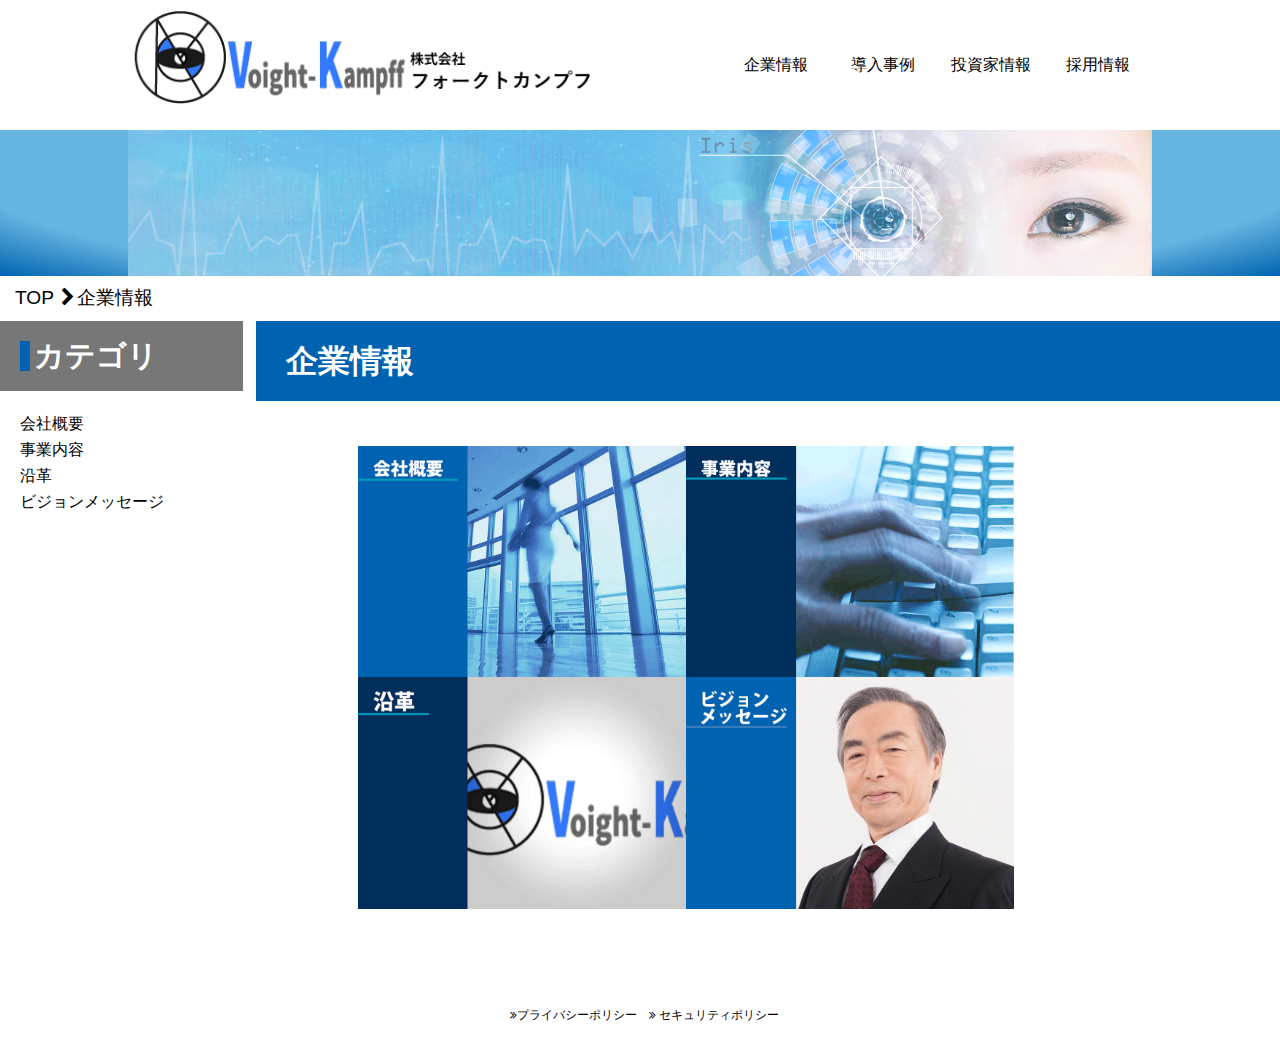
<file: docs/corp_info/index.html>
<!doctype html>
<html>





<head>
    <meta charset="utf-8">
    <title>企業情報|株式会社フォークトカンプフ|虹彩認証によってFIDOを提供</title>
    <script src="https://ajax.googleapis.com/ajax/libs/jquery/2.2.4/jquery.min.js"></script>
    <script src="../js/layout.js"></script>
    <link href="../css/reset.css" rel="stylesheet" type="text/css">
    <link rel="stylesheet" href="../css/style.css" type="text/css">
    <link rel="stylesheet" href="https://maxcdn.bootstrapcdn.com/font-awesome/4.7.0/css/font-awesome.min.css">
    <link rel="shortcut icon" href="../favicon.ico">
    <meta name="viewport" content="width=device-width, initial-scale=1">
    <meta name="description" content="認証基盤のシステムコンサルタント会社、株式会社フォークトカンプフの会社情報。虹彩認証によって、パスワードレス、セキュリティ向上を実現します。">
    <meta http-equiv="X-UA-Compatible" content="IE=edge">
</head>

<body id="info_page">




    <div id="wrapper" ontouchend="">
        <header>
            <div class="header_top clearfix">
                <h1 class="logo_space">
                    <a href="../"><img class="logo1" src="../images/vk_logo.png" alt="フォークトカンプフのロゴです。" /></a>
                    <img class="logo2" src="../images/vk_logo2.png" alt="株式会社フォークトカンプフです。" />
                </h1>
                <nav class="g_nav  ">
                    <ul>
                        <li><a href="../corp_info/">企業情報</a></li>
                        <li><a href="../example/">導入事例</a></li>
                        <li><a href="../under_construction/">投資家情報</a></li>
                        <li><a href="../under_construction/">採用情報</a></li>
                    </ul>
                </nav>

            </div>
            <div class="header_image"><img src="../images/volk_top_mini.png" alt="ヘッダーイメージ"></div>
            <ol class="topic_path">
                <li class="topic_first"><a href="../">TOP</a></li>
                <li><span class="fa fa-lang fa-chevron-right" aria-hidden="true"></span>企業情報</li>
            </ol>


        </header>
        <main>
          <div class="side_nav">
                <ul>
                    <li class="current_nav">
                        <div class="side_border">カテゴリ </div>
                    </li>
                    <li><a href="../under_construction/">会社概要</a></li>
                    <li><a href="../under_construction/">事業内容</a></li>
                    <li><a href="../under_construction/">沿革</a></li>
                    <li><a href="../under_construction/">ビジョンメッセージ</a></li>
                </ul>
            </div>
            <article class="main_article">
                <h2 class="blue_band ">企業情報</h2>

                <div class="intro_corp">
                    <ul class=" clearfix">

                        <li>
                            <a href="../under_construction/"><img src="../images/info_btn_overview.png" alt="会社概要リンク" /></a>
                        </li>
                        <li>
                            <a href="../under_construction/"><img src="../images/info_btn_business.png" alt="事業内容リンク" /></a>
                        </li>
                    </ul>
                    <ul class=" clearfix">
                        <li>
                            <a href="../under_construction/"><img src="../images/info_btn_history.png" alt="沿革リンク" /></a>
                        </li>

                        <li>
                            <a href="../under_construction/"> <img src="../images/info_btn_vision.png" alt="ビジョンメッセージリンク" /></a>
                        </li>

                    </ul>
                </div>

            </article>



            <div class="policies clearfix">
                <p>
                    <a href="../under_construction/"> <span class="fa fa-angle-double-right"></span>プライバシーポリシー</a>
                    <a href="../under_construction/"> <span class="fa fa-angle-double-right"></span> セキュリティポリシー</a>
                </p>

            </div>
            <div class="go_top ">
                <a href="#"><img src="../images/btn_toppage.png" alt="topページへ戻るボタン"></a>
            </div>
        </main>
        <footer>
            <small>Copyright &copy; Voight-Kampff,  Inc. All rights reserved.</small>
        </footer>

    </div>


</body>

</html>
</file>
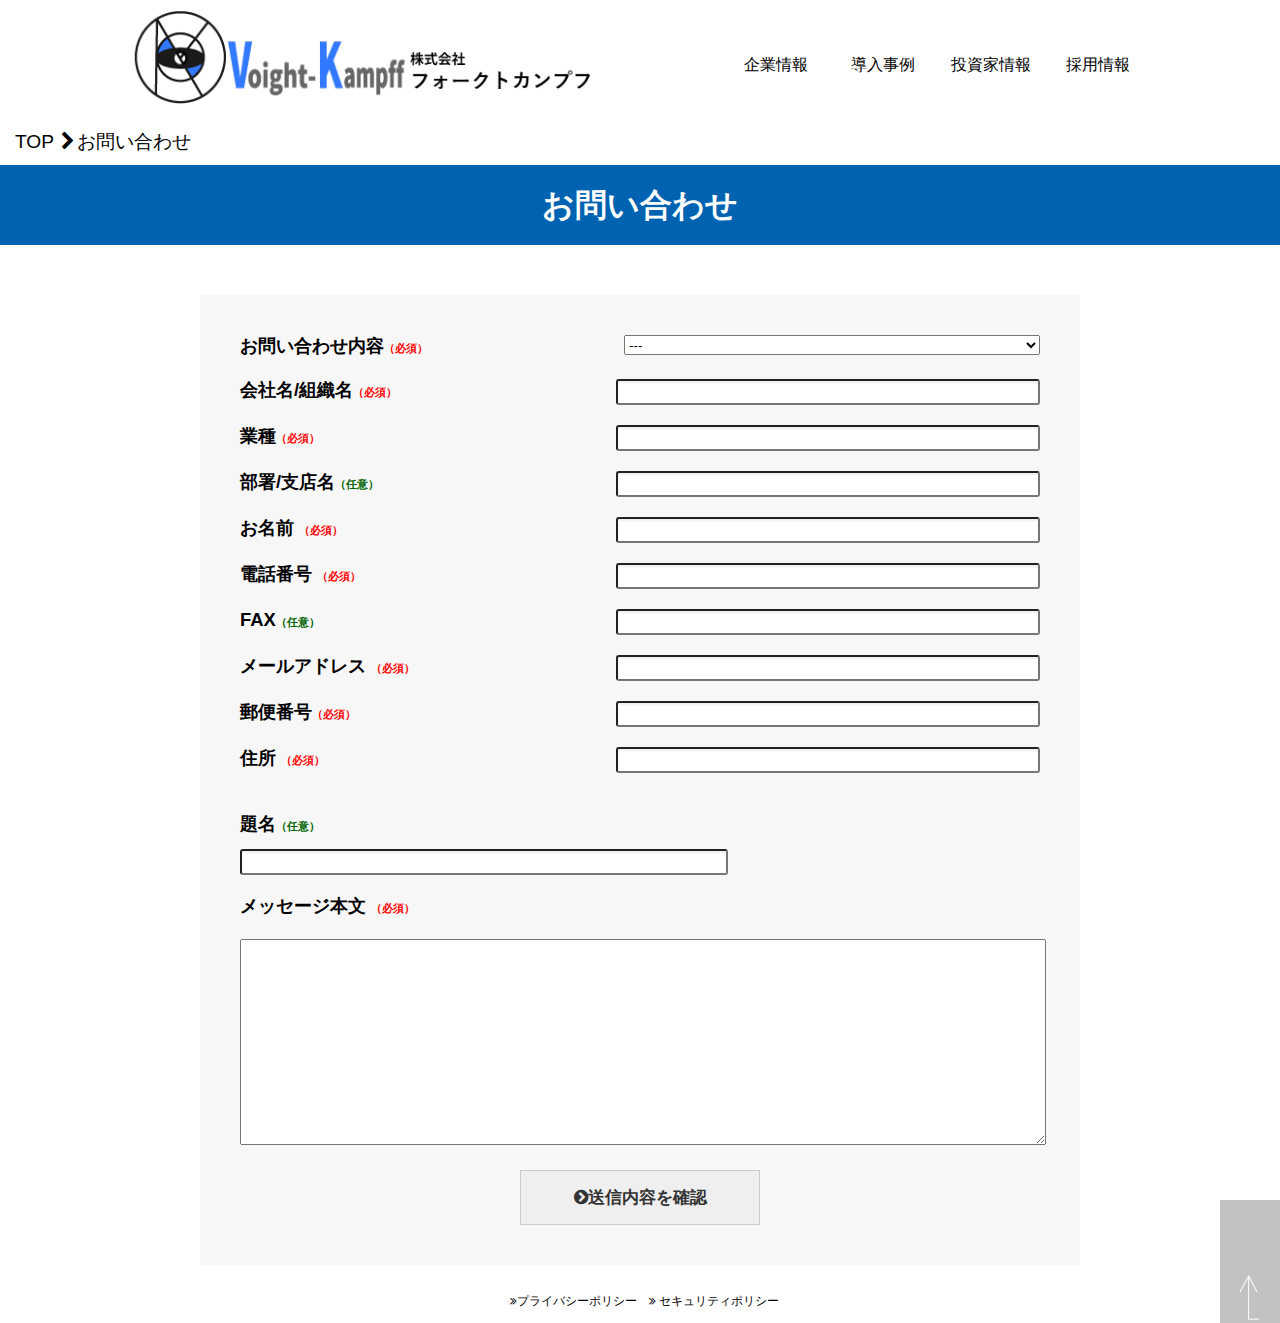
<file: docs/form/index.html>
<!doctype html>
<html>





<head>
    <meta charset="utf-8">
    <title>問い合わせフォーム|株式会社フォークトカンプフ|虹彩認証によってFIDOを提供</title>
    <script src="https://ajax.googleapis.com/ajax/libs/jquery/2.2.4/jquery.min.js"></script>
    <script src="../js/layout.js"></script>
    <link href="../css/reset.css" rel="stylesheet" type="text/css">
    <link rel="stylesheet" href="../css/style.css" type="text/css">

    <link rel="stylesheet" href="https://maxcdn.bootstrapcdn.com/font-awesome/4.7.0/css/font-awesome.min.css">
    <link rel="shortcut icon" href="../favicon.ico">
    <meta name="viewport" content="width=device-width, initial-scale=1">
    <meta http-equiv="X-UA-Compatible" content="IE=edge">
</head>

<body id="info_page">




    <div id="wrapper" ontouchend="">
        <header>
            <div class="header_top clearfix">
                <h1 class="logo_space">
                    <a href="../"><img class="logo1" src="../images/vk_logo.png" alt="フォークトカンプフのロゴです。" /></a>
                    <img class="logo2" src="../images/vk_logo2.png" alt="株式会社フォークトカンプフです。" />
                </h1>
                <nav class="g_nav  ">
                    <ul>
                        <li><a href="../corp_info/">企業情報</a></li>
                        <li><a href="../example/">導入事例</a></li>
                        <li><a href="../under_construction/">投資家情報</a></li>
                        <li><a href="../under_construction/">採用情報</a></li>
                    </ul>
                </nav>

            </div>

            <ol class="topic_path">
                <li class="topic_first"><a href="../">TOP</a></li>
                <li><span class="fa fa-lang fa-chevron-right" aria-hidden="true"></span>お問い合わせ</li>
            </ol>


        </header>
        <main>

            <article>
                <h2 class="blue_band">お問い合わせ</h2>

                <form action="./" method="post" class="toiawase centering">

                    <p class="clearfix">お問い合わせ内容<small class="red">（必須）</small>
                        <select name="el1" required><option value="" selected>---</option>
<option value="1">ご相談・お見積もりについて</option>
<option value="2">弊社製品について</option>
<option value="3">その他</option></select></p>
                    <p class="clearfix">会社名/組織名<small class="red">（必須）</small><input type="text" name="el2" required></p>


                    <p class="clearfix">業種<small class="red">（必須）</small><input type="text" name="el3" required></p>

                    <p class="clearfix">部署/支店名<small class="green">（任意）</small><input type="text" name="el4"></p>


                    <p class="clearfix">お名前 <small class="red">（必須）</small><input type="text" name="el5" required></p>

                    <p class="clearfix">電話番号 <small class="red">（必須）</small><input type="tel" name="el6" required></p>

                    <p class="clearfix">FAX<small class="green">（任意）</small><input type="tel" name="el7"></p>

                    <p class="clearfix">メールアドレス <small class="red">（必須）</small><input type="email" name="el8" required></p>

                    <p class="clearfix">郵便番号<small class="red">（必須）</small><input type="text" name="el9" required></p>

                    <p class="clearfix">住所 <small class="red">（必須）</small><input type="text" name="el10" required></p>

                    <p class="clearfix ">題名<small class="green">（任意）</small><input type="text" name="el11" class="title_toiawase"></p>

                    <p class="clearfix">メッセージ本文 <small class="red">（必須）</small></p>
                    <p class="clearfix"><textarea name="el12" aria-invalid="false" required></textarea></p>




                    <button class="send_btn" name="send_comfirm" type="submit"><span class="fa fa-chevron-circle-right" ></span>送信内容を確認</button>
                </form>






            </article>



            <div class="policies clearfix">
                <p>
                    <a href="../under_construction/"> <span class="fa fa-angle-double-right"></span>プライバシーポリシー</a>
                    <a href="../under_construction/"> <span class="fa fa-angle-double-right"></span> セキュリティポリシー</a>
                </p>

            </div>
            <div class="go_top ">
                <a href="#"><img src="../images/btn_toppage.png" alt="topページへ戻るボタン"></a>
            </div>
        </main>
        <footer>
            <small>Copyright &copy; Voight-Kampff,  Inc. All rights reserved.</small>
        </footer>

    </div>


</body>

</html>
</file>
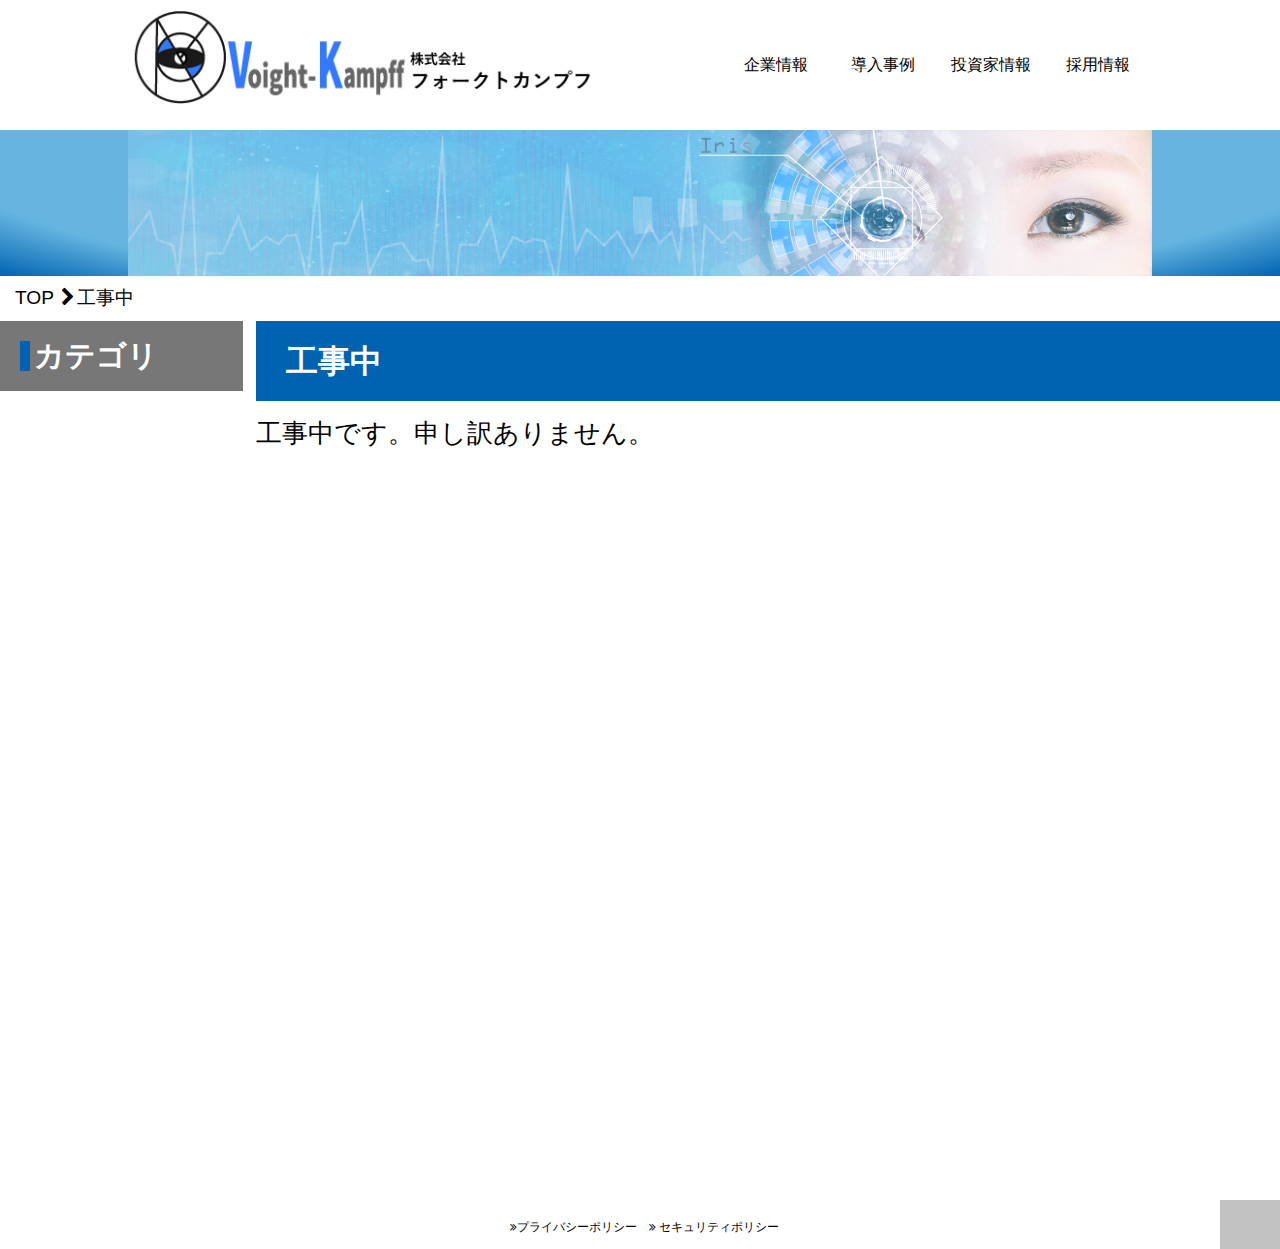
<file: docs/under_construction/index.html>
<!doctype html>
<html>





<head>
    <meta charset="utf-8">
    <title>工事中|株式会社フォークトカンプフ|虹彩認証によってFIDOを提供</title>
    <script src="https://ajax.googleapis.com/ajax/libs/jquery/2.2.4/jquery.min.js"></script>
    <script src="../js/layout.js"></script>
    <link href="../css/reset.css" rel="stylesheet" type="text/css">
    <link rel="stylesheet" href="../css/style.css" type="text/css">
    <link rel="stylesheet" href="https://maxcdn.bootstrapcdn.com/font-awesome/4.7.0/css/font-awesome.min.css">
    <link rel="shortcut icon" href="../favicon.ico">
    <meta name="viewport" content="width=device-width, initial-scale=1">
    <meta name="description" content="認証基盤のシステムコンサルタント会社、株式会社フォークトカンプフのwebページ。工事中です。申し訳ありません。">
    <meta http-equiv="X-UA-Compatible" content="IE=edge">
    <style>
    .under_construction{
						height: 800px;
        padding-top: 20px;
        font-size: 1.6em;
	
	}
    
    </style>
</head>

<body id="info_page">




    <div id="wrapper" ontouchend="">
        <header>
            <div class="header_top clearfix">
                <h1 class="logo_space">
                    <a href="../"><img class="logo1" src="../images/vk_logo.png" alt="フォークトカンプフのロゴです。" /></a>
                    <img class="logo2" src="../images/vk_logo2.png" alt="株式会社フォークトカンプフです。" />
                </h1>
                <nav class="g_nav  ">
                    <ul>
                        <li><a href="../corp_info/">企業情報</a></li>
                        <li><a href="../example/">導入事例</a></li>
                        <li><a href="../under_construction/">投資家情報</a></li>
                        <li><a href="../under_construction/">採用情報</a></li>
                    </ul>
                </nav>

            </div>
            <div class="header_image"><img src="../images/volk_top_mini.png" alt="ヘッダーイメージ"></div>
            <ol class="topic_path">
                <li class="topic_first"><a href="../">TOP</a></li>
                <li><span class="fa fa-lang fa-chevron-right" aria-hidden="true"></span>工事中</li>
            </ol>


        </header>
        <main>
          <div class="side_nav">
                <ul>
                    <li class="current_nav">
                        <div class="side_border">カテゴリ </div>
                    </li>
                    
                </ul>
            </div>
            <article class="main_article">
                <h2 class="blue_band ">工事中</h2>

                <div class="under_construction">
       				<p>工事中です。申し訳ありません。</p>
                </div>
            </article>
            <div class="policies clearfix">
                <p>
                    <a href="../under_construction/"> <span class="fa fa-angle-double-right"></span>プライバシーポリシー</a>
                    <a href="../under_construction/"> <span class="fa fa-angle-double-right"></span> セキュリティポリシー</a>
                </p>

            </div>
            <div class="go_top ">
                <a href="#"><img src="../images/btn_toppage.png" alt="topページへ戻るボタン"></a>
            </div>
        </main>
        <footer>
            <small>Copyright &copy; Voight-Kampff,  Inc. All rights reserved.</small>
        </footer>

    </div>


</body>

</html>
</file>
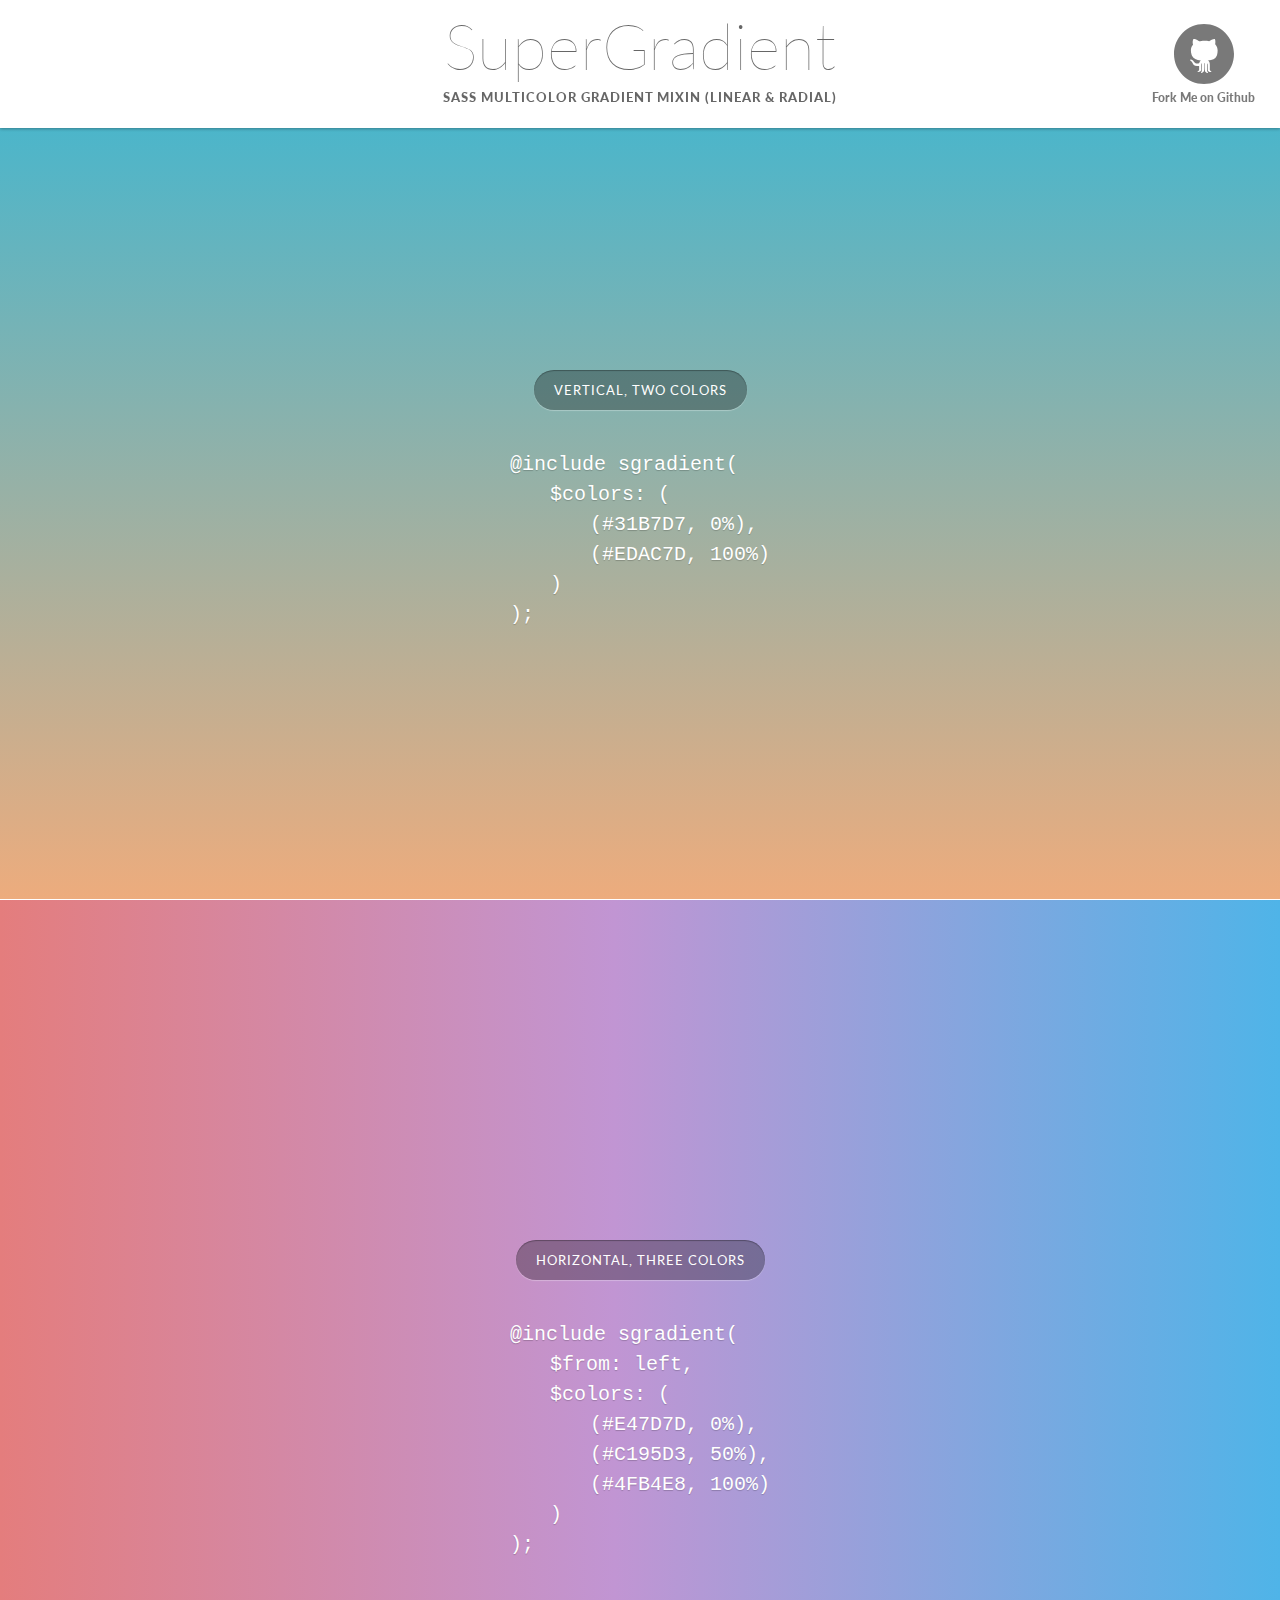
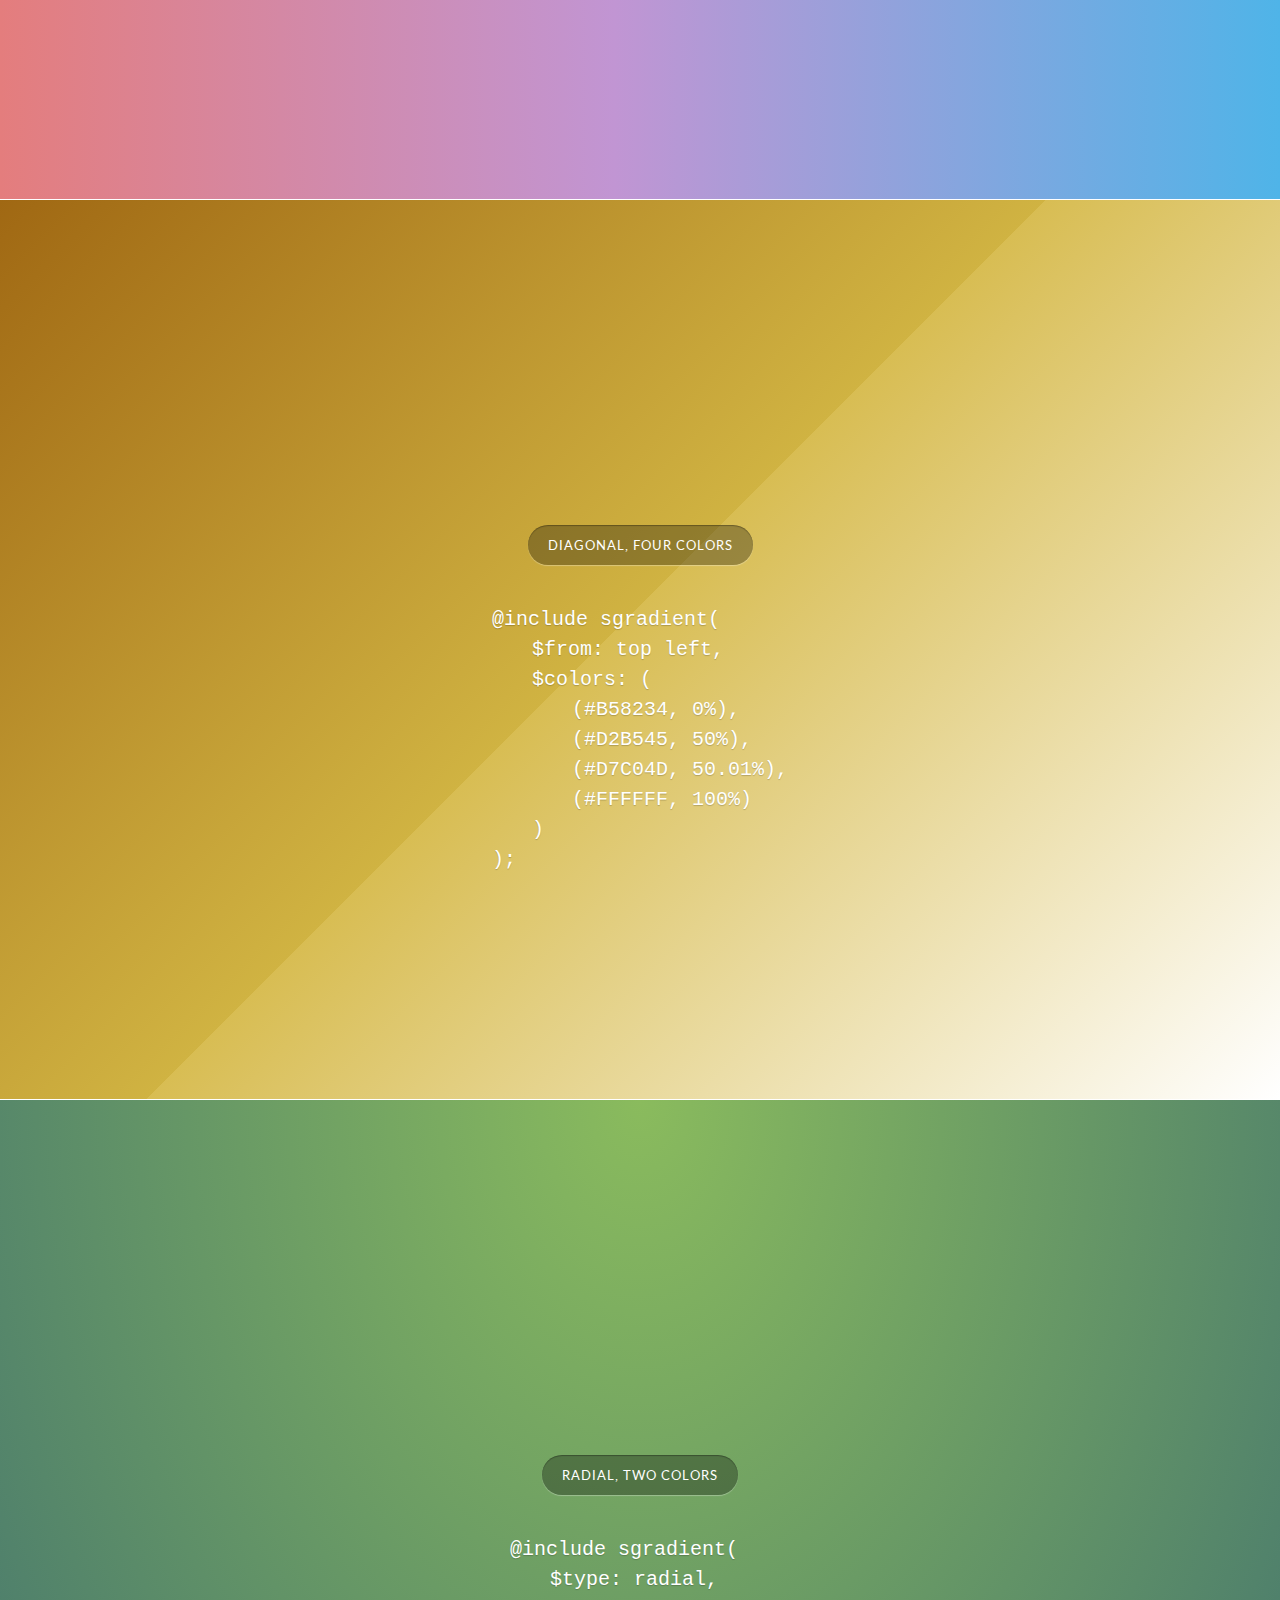
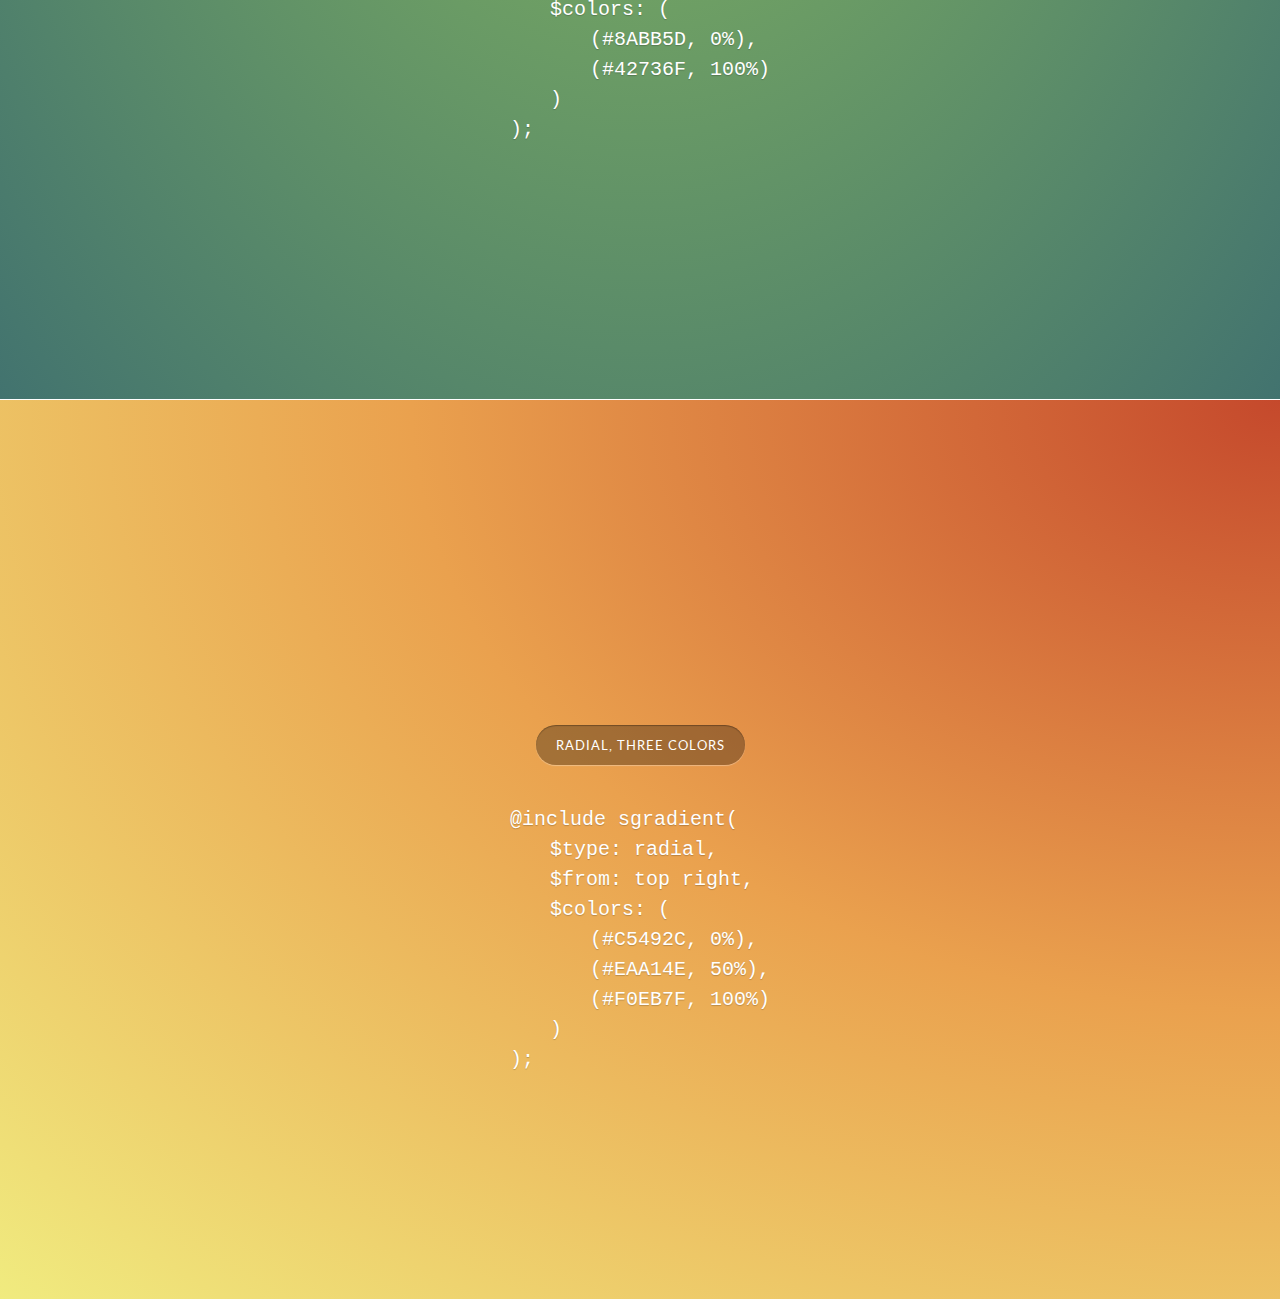
<file: sass/super-gradient-master/super-gradient-master/demo/index.html>
<!DOCTYPE HTML PUBLIC "-//W3C//DTD HTML 4.01 Transitional//EN" "http://www.w3.org/TR/html4/loose.dtd">

<html lang="en">

<head>
    <meta http-equiv="content-type" content="text/html; charset=utf-8">
    <title>SuperGradient</title>
    <link rel="stylesheet" href="demo.css"/>
</head>

<body>

<header>
    <div>
        <h1>SuperGradient</h1>
        <h2>SASS Multicolor Gradient Mixin (Linear & Radial)</h2>
        <a class="github" href="https://github.com/mibgs/super-gradient" target="_blank">
            <img src="github.svg" alt="Fork Me on Github"/>
            <span>Fork Me on Github</span>
        </a>
    </div>
</header>

<section>
    <div>
        <h3><span>Vertical, two colors</span></h3>
        <code>
            <span>@include <strong>sgradient</strong>(</span>
                <span>
                    <span>$colors: (</span>
                    <span>
                        <span>(#31B7D7, 0%),</span>
                        <span>(#EDAC7D, 100%)</span>
                    </span>
                    <span>)</span>
                </span>
            <span>);</span>
        </code>
    </div>
</section>

<section>
    <div>
        <h3><span>Horizontal, three colors</span></h3>
        <code>
            <span>@include <strong>sgradient</strong>(</span>
                <span>
                    <span>$from: left,</span>
                    <span>$colors: (</span>
                    <span>
                        <span>(#E47D7D, 0%),</span>
                        <span>(#C195D3, 50%),</span>
                        <span>(#4FB4E8, 100%)</span>
                    </span>
                    <span>)</span>
                </span>
            <span>);</span>
        </code>
    </div>
</section>

<section>
    <div>
        <h3><span>Diagonal, four colors</span></h3>
        <code>
            <span>@include <strong>sgradient</strong>(</span>
                <span>
                    <span>$from: top left,</span>
                    <span>$colors: (</span>
                    <span>
                        <span>(#B58234, 0%),</span>
                        <span>(#D2B545, 50%),</span>
                        <span>(#D7C04D, 50.01%),</span>
                        <span>(#FFFFFF, 100%)</span>
                    </span>
                    <span>)</span>
                </span>
            <span>);</span>
        </code>
    </div>
</section>

<section>
    <div>
        <h3><span>Radial, two colors</span></h3>
        <code>
            <span>@include <strong>sgradient</strong>(</span>
                <span>
                    <span>$type: radial,</span>
                    <span>$colors: (</span>
                    <span>
                        <span>(#8ABB5D, 0%),</span>
                        <span>(#42736F, 100%)</span>
                    </span>
                    <span>)</span>
                </span>
            <span>);</span>
        </code>
    </div>
</section>

<section>
    <div>
        <h3><span>Radial, three colors</span></h3>
        <code>
            <span>@include <strong>sgradient</strong>(</span>
                <span>
                    <span>$type: radial,</span>
                    <span>$from: top right,</span>
                    <span>$colors: (</span>
                    <span>
                        <span>(#C5492C, 0%),</span>
                        <span>(#EAA14E, 50%),</span>
                        <span>(#F0EB7F, 100%)</span>
                    </span>
                    <span>)</span>
                </span>
            <span>);</span>
        </code>
    </div>
</section>

<footer>
    <script>
        (function(i,s,o,g,r,a,m){i['GoogleAnalyticsObject']=r;i[r]=i[r]||function(){
            (i[r].q=i[r].q||[]).push(arguments)},i[r].l=1*new Date();a=s.createElement(o),
                m=s.getElementsByTagName(o)[0];a.async=1;a.src=g;m.parentNode.insertBefore(a,m)
        })(window,document,'script','//www.google-analytics.com/analytics.js','ga');

        ga('create', 'UA-53076723-2', 'auto');
        ga('send', 'pageview');

    </script>
</footer>

</body>


</html>
</file>
<file: docs/css/style.css>
﻿.centering,.go_btn,.header_toiawase p,.accsess .location_name .go_toiawase,.header_toiawase,.header_top,.header_image img,.policies p,footer small,.news,.accsess .location_name p,.intro_corp,.send_btn{display:block;width:80%;margin-right:auto;margin-left:auto;max-width:1080px}.fixed{position:fixed;top:0;z-index:10000}.go_btn,.header_toiawase p,.accsess .location_name .go_toiawase{-moz-border-radius:5px;-webkit-border-radius:5px;border-radius:5px;border-bottom:5px solid #033b67;background-color:#0063b1;font-weight:bold;padding:2px;transition:all .2s}.go_btn:active,.header_toiawase p:active,.accsess .location_name .go_toiawase:active{-ms-transform:translateY(4px);-webkit-transform:translateY(4px);transform:translateY(4px);border-bottom:none}.go_btn a,.header_toiawase p a,.accsess .location_name .go_toiawase a{color:#fff}body{font-family:游ゴシック体, 'Yu Gothic', YuGothic, 'ヒラギノ角ゴシック Pro', 'Hiragino Kaku Gothic Pro', メイリオ, Meiryo, Osaka, 'ＭＳ Ｐゴシック', 'MS PGothic', sans-serif}#wrapper{width:100%}.header_toiawase{margin-top:10px;position:relative;height:40px}@media screen and (max-width: 979px){.header_toiawase{width:100%}}.header_toiawase p{height:40px;max-width:270px;width:20%;line-height:40px;position:absolute;top:0;right:5px;height:40px;font-size:1em;text-align:center;padding-top:5px;padding-bottom:5px}@media screen and (max-width: 639px){.header_toiawase p{font-size:.7em;height:30px;line-height:30px}}.header_top{margin-top:10px;margin-bottom:10px}@media screen and (max-width: 639px){.header_top{width:100%}}.header_top .logo_space{float:left;width:55%}@media screen and (min-width: 640px) and (max-width: 979px){.header_top .logo_space{width:45%}}@media screen and (max-width: 639px){.header_top .logo_space{width:100%;margin-bottom:5px;max-height:97px}}.header_top .logo_space img.logo1{float:left;max-width:50%;max-height:97px}@media screen and (max-width: 979px){.header_top .logo_space img.logo1{max-width:100%;max-height:100%}}.header_top .logo_space img.logo2{float:left;max-width:32%;max-height:80px;margin-top:7.5%}@media screen and (max-width: 979px){.header_top .logo_space img.logo2{display:none}}.header_image{background-color:#0063b1;background:-webkit-radial-gradient(top, ellipse cover, #65b5e0 80%, #0063b1 100%);background:-moz-radial-gradient(top, ellipse cover, #65b5e0 80%, #0063b1 100%);background:-ms-radial-gradient(top, ellipse cover, #65b5e0 80%, #0063b1 100%);background:-o-radial-gradient(top, ellipse cover, #65b5e0 80%, #0063b1 100%);background:radial-gradient(ellipse at top, #65b5e0 80%, #0063b1 100%);filter:progid:DXImageTransform.Microsoft.gradient(GradientType=1, StartColorStr='#65b5e0', EndColorStr='#0063b1')}@media screen and (max-width: 979px){.header_image img{width:100%}}.topic_path{margin:10px}.topic_path li{float:left;list-style-type:none;font-size:1.2em;margin-left:5px}.topic_path .fa{margin:2px}.topic_path .topic_first{padding-top:2px}.topic_path a:hover{border-bottom:1px solid #000}nav{width:42%;height:80px;margin:15px 0 15px 10px;float:right;font-size:1em}nav ul li{float:left;width:25%}nav ul li a{display:block;text-align:center;line-height:80px;transition:.2s}nav ul li a:hover{background-color:#0063b1;color:#fff}@media screen and (min-width: 640px) and (max-width: 979px){nav{font-size:.825em;margin-left:0px;width:52%}}@media screen and (max-width: 639px){nav{top:127px;left:0;width:100%;margin:0;height:70px;background-color:#0063b1}nav ul li a{line-height:70px;border-left:1px solid #fff;color:#fff}}main{margin-top:45px}.go_top{position:fixed;right:0;bottom:20px;opacity:.6}.go_top img{max-width:60px;z-index:15000}@media screen and (min-width: 640px) and (max-width: 979px){.go_top img{max-width:45px}}@media screen and (max-width: 639px){.go_top img{max-width:30px}}.policies{margin-top:10px;clear:both}.policies p{text-align:center;font-size:.75em}.policies p a{margin-left:.75em}footer{background-color:#cbcbcb;transition:2.5s ease-in;line-height:1em}footer small{text-align:center;font-size:.8em;font-weight:bold}input[type=text],input[type=tel],input[type=email]{-webkit-appearance:none;-moz-appearance:none;appearance:none;-webkit-appearance:none;-moz-appearance:none;appearance:none;border-radius:3px;-moz-box-shadow:inset 0 2px 2px rgba(102,102,102,0.1);-webkit-box-shadow:inset 0 2px 2px rgba(102,102,102,0.1);box-shadow:inset 0 2px 2px rgba(102,102,102,0.1)}input[type=text]:focus,input[type=tel]:focus,input[type=email]:focus{border:solid 1px #EEA34A}#top_page main{margin:20px auto 2px}#top_page main section{margin-top:100px;background-color:#fff}.blue_band{background-color:#0063b1;margin-top:45px;width:100%;height:80px;line-height:80px;text-align:center;font-size:2em;color:#fff}.news{-moz-border-radius:5px;-webkit-border-radius:5px;border-radius:5px;border:1px solid #000;background-color:#fff;text-align:center}.news .blue_band{margin-top:0}.news ul{margin-top:20px;list-style-type:none}.news ul li{padding:13px 0 15px;border-bottom:2px dotted #9a9a9a;text-align:left;overflow:hidden;white-space:nowrap;text-overflow:ellipsis}.news ul li span{line-height:1.2;margin-left:15px}@media screen and (max-width: 639px){.news ul li span{margin-left:5px;font-size:.8em}}.news ul li .date{background-color:#d86161;font-weight:bold;padding:2px;color:#fff}.news .go_news_list{width:30%;margin:10px auto;padding:2px;border:1px solid #000;-moz-border-radius:6px;-webkit-border-radius:6px;border-radius:6px;font-size:1.9em;text-align:center;box-shadow:0px 0px 1px rgba(0,0,0,0.2);transition:.2s}.news .go_news_list:hover{background-color:#0063b1;color:#fff}.news .go_news_list:active{-ms-transform:translateY(4px);-webkit-transform:translateY(4px);transform:translateY(4px);border-bottom:none}.news .go_news_list a{display:block}@media screen and (min-width: 640px) and (max-width: 979px){.news{font-size:.9em}}@media screen and (max-width: 639px){.news{width:100%;font-size:1.2em;border:none}}.accsess{margin-bottom:20px}.accsess .google_map{width:100%;height:300px}.accsess .location_name{text-align:center;height:350px}.accsess .location_name p{margin-top:10px;font-size:1.5em}@media screen and (max-width: 639px){.accsess .location_name p{font-size:1.2em}}.accsess .location_name .description{margin-top:20px;font-size:1.5em}.accsess .location_name .go_toiawase{margin-top:25px;max-width:270px;font-size:1.6em;line-height:2em}.main_article{width:80%;float:right}@media screen and (max-width: 979px){.main_article{width:100%}}.main_article .blue_band{margin-top:0;text-align:left;padding-left:30px;width:auto}.side_nav{width:19%;list-style-type:none;float:left}@media screen and (max-width: 979px){.side_nav{float:none;width:100%}.side_nav li{float:left}.side_nav .current_nav{display:none}}.side_nav li{padding:5px 20px}.side_nav li:hover a{border-bottom:1px solid #000}.side_nav .current_nav{background-color:#777;color:#fff;font-weight:bold;height:60px;margin-bottom:20px}.side_nav .current_nav .side_border{margin-top:15px;margin-bottom:15px;border-left:10px solid #0063b1;font-size:30px;line-height:30px;padding-left:4px}.side_nav .btn{display:block;width:100%;padding:10px;background-color:rgba(34,34,34,0.2);-moz-border-radius:3px;-webkit-border-radius:3px;border-radius:3px;cursor:pointer;transition:all .3s}.side_nav .btn:hover{background-color:rgba(34,34,34,0.4)}.side_nav .btn.active{background-color:#0063b1;-moz-box-shadow:inset 0 0 0px rgba(0,0,0,0.7);-webkit-box-shadow:inset 0 0 0px rgba(0,0,0,0.7);box-shadow:inset 0 0 0px rgba(0,0,0,0.7);color:#fff}.side_nav .btn input[type="checkbox"]{display:none}.gird{width:100%;margin-left:auto;margin-right:auto}.item{margin:10px;width:320px;padding:8px;border:1px solid #eee;overflow:hidden;background-color:#f7f7f7;-moz-box-shadow:3px 2px 9px -7px #000;-webkit-box-shadow:3px 2px 9px -7px #000;box-shadow:3px 2px 9px -7px #000}.item .img1{background-image:url(../images/slider_img1.png);background-repeat:no-repeat;background-position:20% 0%}.item .img_flame{display:block;width:80%;margin-left:auto;margin-right:auto;overflow:hidden;margin-bottom:5px}.item img{display:block;width:460px;position:relative;right:100px;transition:2s}.item img:hover{transform:scale(1.2)}.item .title{display:block;font-size:1.1em;line-height:1.2em;font-weight:bold;margin:6px 2px 10px;color:#333;padding-left:0.4em;border-left:0.4em solid #0063b1}@media screen and (max-width: 979px){#info_page .side_nav{display:none}}.intro_corp{margin-top:45px;margin-bottom:100px}.intro_corp li{float:left;width:40%;background-color:#fff}.intro_corp li img{width:100%;vertical-align:bottom;transition:ease-in-out .3s}.intro_corp li img:hover{opacity:.5}@media screen and (max-width: 979px){.intro_corp{width:95%}.intro_corp li{float:none;width:100%}}.toiawase{margin-top:50px;margin-bottom:30px;max-width:800px;padding:20px 40px;background-color:#f7f7f7}.toiawase p{margin-top:20px;font-size:1.15em;line-height:1.15em;font-weight:bold}.toiawase p:nth-last-child(4){margin-top:40px}.toiawase input,.toiawase select{float:right;height:20px;width:52%}@media screen and (max-width: 639px){.toiawase input,.toiawase select{display:block;margin-top:12px;float:none;width:100%}}.toiawase textarea{width:100%;height:200px}.toiawase .title_toiawase{display:block;width:60%;float:none;margin-top:12px}.red,.green{color:#f00;font-size:.6em}.green{color:darkgreen}.send_btn{display:block;max-width:240px;border:solid 1px #ccc;padding:15px 30px;margin:20px auto;font-family:Arial, sans-serif;font-size:1.05em;font-weight:bold;color:#333;cursor:pointer;transition:ease .5s all}.send_btn:hover{background-color:#0063b1;color:#fff}.send_btn:active{-ms-transform:translateY(4px);-webkit-transform:translateY(4px);transform:translateY(4px);border-bottom:none}
</file>
<file: sass/super-gradient-master/super-gradient-master/demo/demo.css>
@import url(http://fonts.googleapis.com/css?family=Lato:100,400,900?family=Source+Code+Pro:300,400);
* {
  -webkit-box-sizing: border-box;
  -moz-box-sizing: border-box;
  -ms-box-sizing: border-box;
  -o-box-sizing: border-box;
  box-sizing: border-box; }

html, body {
  height: 100%; }

body {
  margin: 0;
  background-color: #eee;
  text-align: center;
  color: #444;
  font-family: 'Lato', "HelveticaNeue-Light", "Helvetica Neue Light", "Helvetica Neue", sans-serif; }

header {
  position: fixed;
  top: 0;
  width: 100%;
  padding: 5px 0 20px;
  background-color: white;
  color: #777;
  box-shadow: 0 1px 3px rgba(0, 0, 0, 0.3); }

h1, h2 {
  color: rgba(0, 0, 0, 0.6); }

h1 {
  margin: 2px 0 0;
  font-size: 64px;
  font-weight: 100; }

h2 {
  margin: 5px 0 3px;
  font-size: 13px;
  font-weight: 900;
  text-transform: uppercase;
  letter-spacing: 0.075em; }

.github {
  opacity: 0.65;
  position: absolute;
  top: 20px;
  right: 25px;
  display: block;
  color: #333;
  font-size: 12px;
  font-weight: 900;
  text-decoration: none;
  -webkit-transition: opacity 0.15s;
  -moz-transition: opacity 0.15s;
  -ms-transition: opacity 0.15s;
  -o-transition: opacity 0.15s;
  transition: opacity 0.15s; }
  .github img {
    display: block;
    margin: 0 auto 3px; }
  .github:hover {
    opacity: 1; }

h3 {
  margin: 100px 0 40px;
  font-weight: normal;
  color: white; }
  h3 span {
    display: inline-block;
    line-height: 40px;
    padding: 0 20px;
    background-color: rgba(0, 0, 0, 0.3);
    box-shadow: inset 0 1px 1px rgba(0, 0, 0, 0.3), 0 1px 1px rgba(255, 255, 255, 0.3);
    border-radius: 20px;
    font-size: 13px;
    text-transform: uppercase;
    letter-spacing: 1px; }

section {
  display: table;
  width: 100%;
  height: 500px;
  height: 100vh;
  border-bottom: 1px solid #fff; }
  section > div {
    display: table-cell;
    vertical-align: middle; }
  section:nth-of-type(1) {
    background-color: #edac7d;
    background: -webkit-linear-gradient(top, #31b7d7 0%, #edac7d 100%);
    background: -moz-linear-gradient(top, #31b7d7 0%, #edac7d 100%);
    background: -ms-linear-gradient(top, #31b7d7 0%, #edac7d 100%);
    background: -o-linear-gradient(top, #31b7d7 0%, #edac7d 100%);
    background: linear-gradient(to bottom, #31b7d7 0%, #edac7d 100%);
    filter: progid:DXImageTransform.Microsoft.gradient(GradientType=1, StartColorStr='#31b7d7', EndColorStr='#edac7d'); }
  section:nth-of-type(2) {
    background-color: #4fb4e8;
    background: -webkit-linear-gradient(left, #e47d7d 0%, #c195d3 48%, #4fb4e8 100%);
    background: -moz-linear-gradient(left, #e47d7d 0%, #c195d3 48%, #4fb4e8 100%);
    background: -ms-linear-gradient(left, #e47d7d 0%, #c195d3 48%, #4fb4e8 100%);
    background: -o-linear-gradient(left, #e47d7d 0%, #c195d3 48%, #4fb4e8 100%);
    background: linear-gradient(to right, #e47d7d 0%, #c195d3 48%, #4fb4e8 100%);
    filter: progid:DXImageTransform.Microsoft.gradient(GradientType=1, StartColorStr='#e47d7d', EndColorStr='#4fb4e8'); }
  section:nth-of-type(3) {
    background-color: white;
    background: -webkit-linear-gradient(-45deg, #a06813 0%, #d0b342 48%, #d8bd53 48.001%, white 100%);
    background: -moz-linear-gradient(-45deg, #a06813 0%, #d0b342 48%, #d8bd53 48.001%, white 100%);
    background: -ms-linear-gradient(-45deg, #a06813 0%, #d0b342 48%, #d8bd53 48.001%, white 100%);
    background: -o-linear-gradient(-45deg, #a06813 0%, #d0b342 48%, #d8bd53 48.001%, white 100%);
    background: linear-gradient(135deg, #a06813 0%, #d0b342 48%, #d8bd53 48.001%, white 100%);
    filter: progid:DXImageTransform.Microsoft.gradient(GradientType=1, StartColorStr='#a06813', EndColorStr='white'); }
  section:nth-of-type(4) {
    background-color: #42736f;
    background: -webkit-radial-gradient(top, ellipse cover, #8abb5d 0%, #42736f 100%);
    background: -moz-radial-gradient(top, ellipse cover, #8abb5d 0%, #42736f 100%);
    background: -ms-radial-gradient(top, ellipse cover, #8abb5d 0%, #42736f 100%);
    background: -o-radial-gradient(top, ellipse cover, #8abb5d 0%, #42736f 100%);
    background: radial-gradient(ellipse at top, #8abb5d 0%, #42736f 100%);
    filter: progid:DXImageTransform.Microsoft.gradient(GradientType=1, StartColorStr='#8abb5d', EndColorStr='#42736f'); }
  section:nth-of-type(5) {
    background-color: #f0eb7f;
    background: -webkit-radial-gradient(top right, ellipse cover, #c5492c 0%, #eaa14e 48%, #f0eb7f 100%);
    background: -moz-radial-gradient(top right, ellipse cover, #c5492c 0%, #eaa14e 48%, #f0eb7f 100%);
    background: -ms-radial-gradient(top right, ellipse cover, #c5492c 0%, #eaa14e 48%, #f0eb7f 100%);
    background: -o-radial-gradient(top right, ellipse cover, #c5492c 0%, #eaa14e 48%, #f0eb7f 100%);
    background: radial-gradient(ellipse at top right, #c5492c 0%, #eaa14e 48%, #f0eb7f 100%);
    filter: progid:DXImageTransform.Microsoft.gradient(GradientType=1, StartColorStr='#c5492c', EndColorStr='#f0eb7f'); }

code {
  display: inline-block;
  text-align: left;
  font-family: 'Source Code Pro', monospace;
  font-size: 20px;
  font-weight: lighter; }
  code span {
    display: block;
    padding-left: 40px;
    white-space: nowrap;
    line-height: 1.5;
    color: #fff;
    text-shadow: 0 1px 1px rgba(0, 0, 0, 0.2); }
  code > span {
    padding-left: 0; }

.aside {
  position: fixed;
  top: 0;
  right: 0;
  left: 33%; }
</file>
